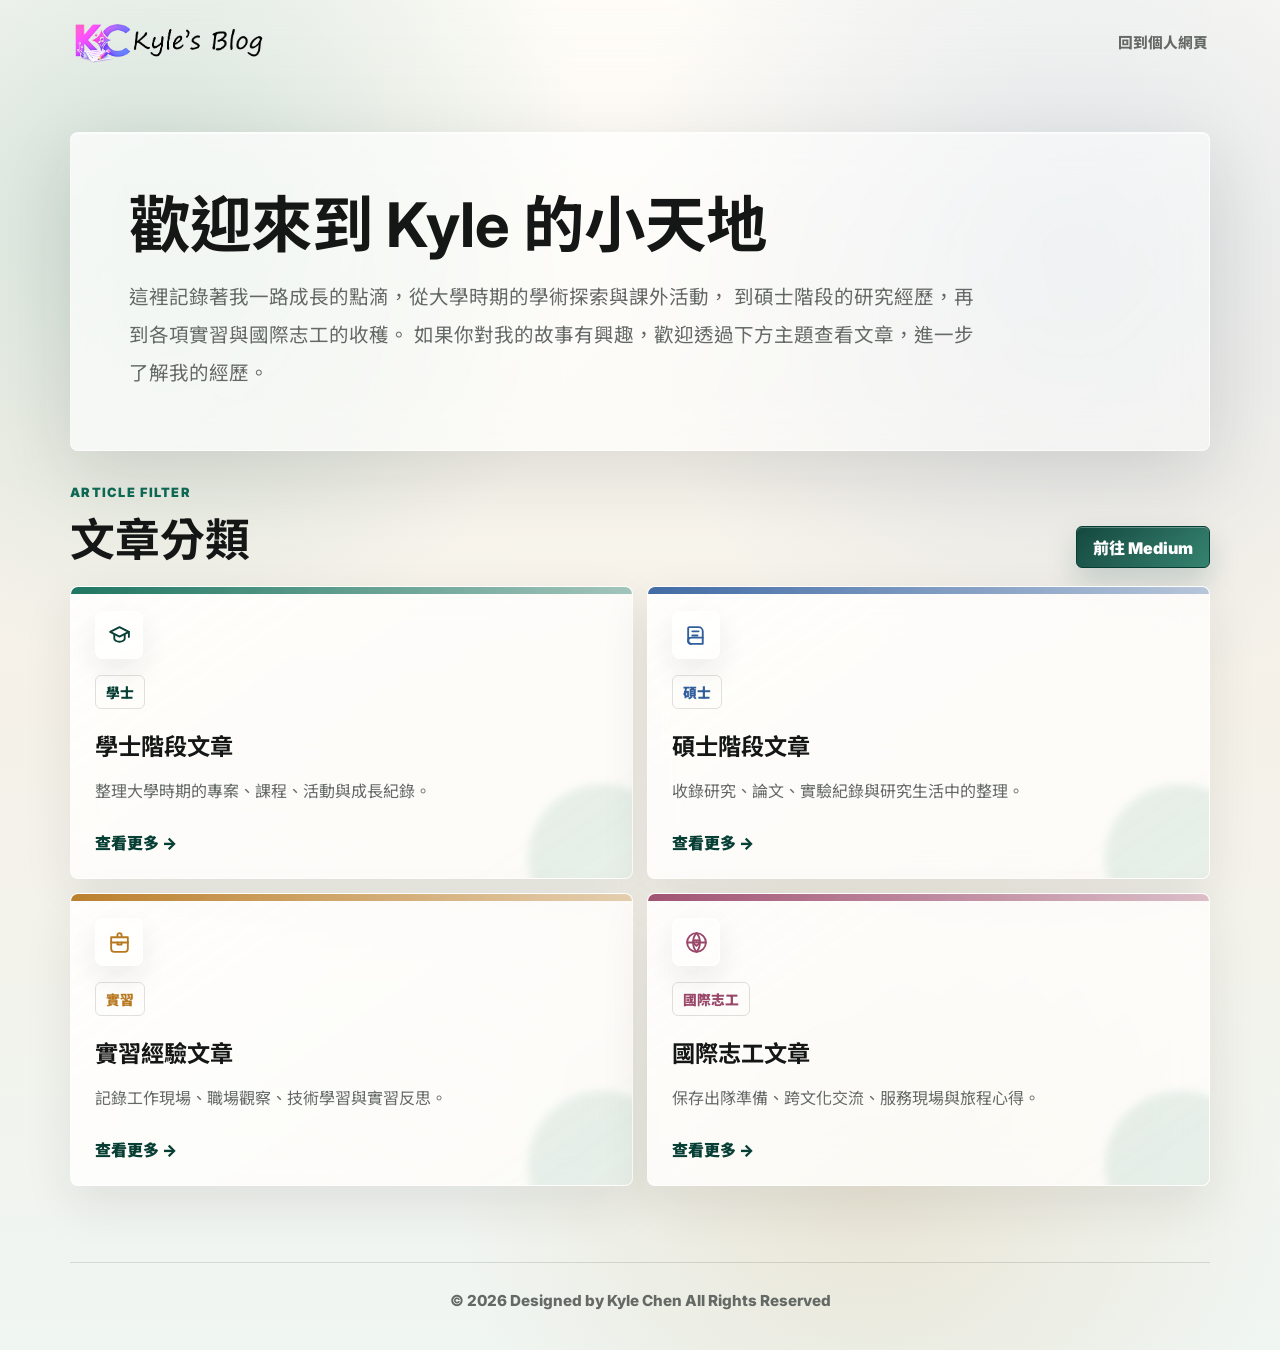
<file: index.html>
﻿<!doctype html>
<html lang="zh-Hant">
<head>
  <meta charset="UTF-8" />
  <meta name="viewport" content="width=device-width, initial-scale=1.0" />
  <meta name="description" content="Kyle Chen 的 Medium 文章索引，依學士、碩士、實習與國際志工分類整理。" />
  <title>首頁 | Kyle's Blog</title>
  <link rel="icon" type="image/png" href="Reference/KC.png" />
  <link rel="apple-touch-icon" href="Reference/KC.png" />
  <link rel="preconnect" href="https://fonts.googleapis.com" />
  <link rel="preconnect" href="https://fonts.gstatic.com" crossorigin />
  <link href="https://fonts.googleapis.com/css2?family=Inter:wght@500;600;700;800&family=Noto+Sans+TC:wght@400;500;700;800;900&display=swap" rel="stylesheet" />
  <link rel="stylesheet" href="styles.css" />
</head>
<body>
  <header class="site-header">
    <a class="brand-link" href="./" aria-label="回到文章索引首頁">
      <img src="Reference/KB-01.png" alt="Kyle 部落格" />
    </a>

    <nav class="site-nav" aria-label="網站導覽">
      <a href="https://www.kylechen.top/">回到個人網頁</a>
    </nav>
  </header>

  <main>
    <section class="hero" aria-labelledby="page-title">
      <div class="hero__text">
        <h1 id="page-title">歡迎來到 Kyle 的小天地</h1>
        <p>
          這裡記錄著我一路成長的點滴，從大學時期的學術探索與課外活動，
          到碩士階段的研究經歷，再到各項實習與國際志工的收穫。
          如果你對我的故事有興趣，歡迎透過下方主題查看文章，進一步了解我的經歷。
        </p>
      </div>
    </section>

    <section class="archive" id="articles" aria-labelledby="articles-title">
      <div class="archive-heading">
        <div>
          <p class="eyebrow">Article Filter</p>
          <h2 id="articles-title">文章分類</h2>
        </div>
        <a class="medium-link" href="https://medium.com/@kylechen357" target="_blank" rel="noreferrer">前往 Medium</a>
      </div>

      <div class="article-board">
        <a class="article-card theme-bachelor" data-theme="bachelor" href="updating/">
          <span class="article-card__icon" aria-hidden="true">
            <svg viewBox="0 0 24 24" role="img">
              <path d="M3 8.5 12 4l9 4.5-9 4.5L3 8.5Z" />
              <path d="M7 11v4.2c0 1.2 2.2 2.8 5 2.8s5-1.6 5-2.8V11" />
              <path d="M21 8.5v5" />
            </svg>
          </span>
          <span class="article-card__theme">學士</span>
          <h3>學士階段文章</h3>
          <p>整理大學時期的專案、課程、活動與成長紀錄。</p>
          <span class="article-card__action">查看更多</span>
        </a>

        <a class="article-card theme-master" data-theme="master" href="updating/">
          <span class="article-card__icon" aria-hidden="true">
            <svg viewBox="0 0 24 24" role="img">
              <path d="M5 4h9a4 4 0 0 1 4 4v12H7a3 3 0 0 1-3-3V5a1 1 0 0 1 1-1Z" />
              <path d="M8 8h6" />
              <path d="M8 12h5" />
              <path d="M7 20a3 3 0 0 1 0-6h11" />
            </svg>
          </span>
          <span class="article-card__theme">碩士</span>
          <h3>碩士階段文章</h3>
          <p>收錄研究、論文、實驗紀錄與研究生活中的整理。</p>
          <span class="article-card__action">查看更多</span>
        </a>

        <a class="article-card theme-internship" data-theme="internship" href="updating/">
          <span class="article-card__icon" aria-hidden="true">
            <svg viewBox="0 0 24 24" role="img">
              <path d="M10 6V5a2 2 0 0 1 2-2h0a2 2 0 0 1 2 2v1" />
              <path d="M4 7h16v11a3 3 0 0 1-3 3H7a3 3 0 0 1-3-3V7Z" />
              <path d="M4 12h16" />
              <path d="M10 12v2h4v-2" />
            </svg>
          </span>
          <span class="article-card__theme">實習</span>
          <h3>實習經驗文章</h3>
          <p>記錄工作現場、職場觀察、技術學習與實習反思。</p>
          <span class="article-card__action">查看更多</span>
        </a>

        <a class="article-card theme-volunteer" data-theme="volunteer" href="updating/">
          <span class="article-card__icon" aria-hidden="true">
            <svg viewBox="0 0 24 24" role="img">
              <circle cx="12" cy="12" r="9" />
              <path d="M3 12h18" />
              <path d="M12 3c2.2 2.4 3.3 5.4 3.3 9S14.2 18.6 12 21" />
              <path d="M12 3c-2.2 2.4-3.3 5.4-3.3 9S9.8 18.6 12 21" />
              <path d="M12 15.2c1.8-1.1 3-2.2 3-3.6a1.7 1.7 0 0 0-3-1.1 1.7 1.7 0 0 0-3 1.1c0 1.4 1.2 2.5 3 3.6Z" />
            </svg>
          </span>
          <span class="article-card__theme">國際志工</span>
          <h3>國際志工文章</h3>
          <p>保存出隊準備、跨文化交流、服務現場與旅程心得。</p>
          <span class="article-card__action">查看更多</span>
        </a>
      </div>
    </section>
  </main>

  <footer class="site-footer">
    <p>© 2026 Designed by Kyle Chen All Rights Reserved</p>
  </footer>
</body>
</html>
</file>
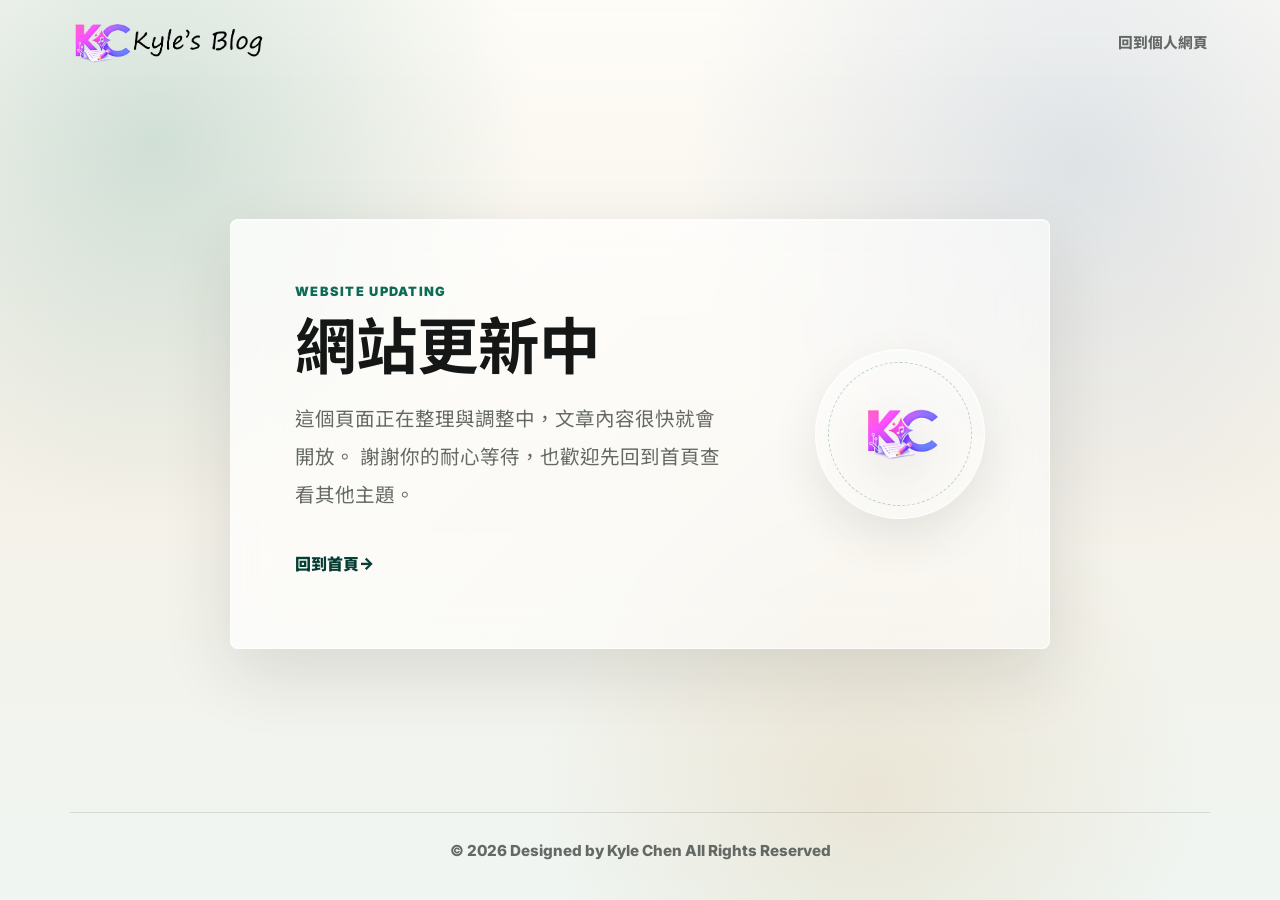
<file: updating/index.html>
<!doctype html>
<html lang="zh-Hant">
<head>
  <meta charset="UTF-8" />
  <meta name="viewport" content="width=device-width, initial-scale=1.0" />
  <meta name="description" content="Kyle's Blog 正在更新中，文章頁面即將開放。" />
  <title>網頁更新中 | Kyle's Blog</title>
  <link rel="icon" type="image/png" href="../Reference/KC.png" />
  <link rel="apple-touch-icon" href="../Reference/KC.png" />
  <link rel="preconnect" href="https://fonts.googleapis.com" />
  <link rel="preconnect" href="https://fonts.gstatic.com" crossorigin />
  <link href="https://fonts.googleapis.com/css2?family=Inter:wght@500;600;700;800&family=Noto+Sans+TC:wght@400;500;700;800;900&display=swap" rel="stylesheet" />
  <link rel="stylesheet" href="../styles.css" />
</head>
<body class="updating-page">
  <header class="site-header">
    <a class="brand-link" href="../" aria-label="回到文章索引首頁">
      <img src="../Reference/KB-01.png" alt="Kyle 部落格" />
    </a>

    <nav class="site-nav" aria-label="網站導覽">
      <a href="https://www.kylechen.top/">回到個人網頁</a>
    </nav>
  </header>

  <main class="updating-main">
    <section class="updating-panel" aria-labelledby="updating-title">
      <div class="updating-copy">
        <p class="eyebrow">Website Updating</p>
        <h1 id="updating-title">網站更新中</h1>
        <p>
          這個頁面正在整理與調整中，文章內容很快就會開放。
          謝謝你的耐心等待，也歡迎先回到首頁查看其他主題。
        </p>

        <div class="updating-actions">
          <a class="text-link" href="../">回到首頁</a>
        </div>
      </div>

      <div class="updating-orbit" aria-hidden="true">
        <img src="../Reference/KC.png" alt="" />
      </div>
    </section>
  </main>

  <footer class="site-footer">
    <p>© 2026 Designed by Kyle Chen All Rights Reserved</p>
  </footer>
</body>
</html>
</file>
<file: styles.css>
:root {
  color-scheme: light;
  --bg: #f5f1e8;
  --paper: rgba(255, 253, 248, 0.68);
  --glass: rgba(255, 255, 255, 0.5);
  --glass-strong: rgba(255, 255, 255, 0.72);
  --ink: #151716;
  --muted: #646965;
  --line: rgba(21, 23, 22, 0.13);
  --green: #0d6b55;
  --green-dark: #083f35;
  --blue: #315f9d;
  --amber: #b77820;
  --rose: #9a486a;
  --shadow: 0 24px 70px rgba(34, 37, 34, 0.12);
  font-family: Inter, "Noto Sans TC", system-ui, -apple-system, BlinkMacSystemFont, "Segoe UI", sans-serif;
}

* {
  box-sizing: border-box;
}

html {
  scroll-behavior: smooth;
}

body {
  margin: 0;
  min-height: 100vh;
  background:
    radial-gradient(circle at 12% 16%, rgba(13, 107, 85, 0.18), transparent 28%),
    radial-gradient(circle at 84% 18%, rgba(49, 95, 157, 0.14), transparent 30%),
    radial-gradient(circle at 68% 88%, rgba(183, 120, 32, 0.12), transparent 28%),
    linear-gradient(180deg, rgba(255, 253, 248, 0.94) 0%, rgba(245, 241, 232, 0.88) 52%, rgba(239, 246, 243, 0.9) 100%),
    var(--bg);
  color: var(--ink);
}

a {
  color: inherit;
  text-decoration: none;
}

.site-header,
main,
.site-footer {
  width: min(1140px, calc(100% - 36px));
  margin: 0 auto;
}

.site-header {
  position: sticky;
  top: 0;
  z-index: 10;
  display: flex;
  align-items: center;
  justify-content: space-between;
  gap: 22px;
  padding: 18px 0 12px;
  backdrop-filter: blur(18px);
}

.brand-link {
  display: inline-flex;
  min-width: 0;
}

.brand-link img {
  display: block;
  width: clamp(130px, 16vw, 196px);
  height: auto;
}

.site-nav {
  display: flex;
  align-items: center;
  gap: 10px;
}

.site-nav a {
  position: relative;
  display: inline-flex;
  align-items: center;
  min-height: 32px;
  padding: 0 2px;
  color: var(--muted);
  font-size: 0.92rem;
  font-weight: 800;
  white-space: nowrap;
}

.site-nav a::after {
  content: "";
  position: absolute;
  left: 0;
  right: 0;
  bottom: 2px;
  height: 2px;
  background: var(--green);
  transform: scaleX(0);
  transform-origin: left;
  transition: transform 160ms ease;
}

.site-nav a:hover,
.site-nav a:focus-visible {
  color: var(--green-dark);
}

.site-nav a:hover::after,
.site-nav a:focus-visible::after {
  transform: scaleX(1);
}

main {
  padding: 38px 0 76px;
}

.hero {
  width: 100%;
  min-height: 0;
  margin-top: 18px;
  padding: clamp(34px, 6vw, 58px);
  border: 1px solid rgba(255, 255, 255, 0.6);
  border-radius: 8px;
  background:
    linear-gradient(135deg, rgba(255, 255, 255, 0.66), rgba(255, 255, 255, 0.28)),
    rgba(255, 255, 255, 0.26);
  box-shadow: var(--shadow), inset 0 1px 0 rgba(255, 255, 255, 0.76);
  backdrop-filter: blur(22px) saturate(1.25);
}

.eyebrow {
  margin: 0 0 14px;
  color: var(--green);
  font-size: 0.8rem;
  font-weight: 900;
  letter-spacing: 0.1em;
  text-transform: uppercase;
}

h1,
h2,
h3,
p {
  margin-top: 0;
}

h1 {
  max-width: 980px;
  margin-bottom: 18px;
  font-size: clamp(2.35rem, 4.8vw, 4.4rem);
  line-height: 1.12;
  letter-spacing: 0;
}

.hero__text p {
  max-width: 860px;
  margin-bottom: 0;
  color: var(--muted);
  font-size: clamp(1.06rem, 1.55vw, 1.22rem);
  line-height: 1.95;
}

.archive {
  padding-top: 34px;
}

.archive-heading {
  display: flex;
  align-items: end;
  justify-content: space-between;
  gap: 24px;
  margin-bottom: 18px;
}

.archive-heading h2 {
  margin-bottom: 0;
  font-size: clamp(2rem, 3.5vw, 3rem);
  line-height: 1.2;
}

.medium-link {
  display: inline-flex;
  align-items: center;
  justify-content: center;
  min-height: 42px;
  padding: 0 16px;
  border: 1px solid var(--green-dark);
  border-radius: 6px;
  background: linear-gradient(135deg, rgba(8, 63, 53, 0.94), rgba(13, 107, 85, 0.82));
  color: #fff;
  box-shadow: 0 14px 30px rgba(8, 63, 53, 0.18), inset 0 1px 0 rgba(255, 255, 255, 0.3);
  font-weight: 900;
  white-space: nowrap;
}

.medium-link:hover,
.medium-link:focus-visible {
  background: var(--green);
  border-color: var(--green);
}

.article-board {
  display: grid;
  grid-template-columns: repeat(2, minmax(0, 1fr));
  gap: 14px;
}

.article-card {
  position: relative;
  display: flex;
  flex-direction: column;
  min-height: 245px;
  padding: 24px;
  overflow: hidden;
  border: 1px solid rgba(255, 255, 255, 0.58);
  border-radius: 8px;
  background:
    linear-gradient(145deg, rgba(255, 255, 255, 0.72), rgba(255, 255, 255, 0.32)),
    var(--paper);
  box-shadow: 0 18px 50px rgba(34, 37, 34, 0.09), inset 0 1px 0 rgba(255, 255, 255, 0.78);
  backdrop-filter: blur(20px) saturate(1.2);
  transition: transform 170ms ease, box-shadow 170ms ease, border-color 170ms ease;
}

.article-card::before {
  content: "";
  position: absolute;
  inset: 0 0 auto 0;
  height: 7px;
  background: linear-gradient(90deg, rgba(13, 107, 85, 0.92), rgba(13, 107, 85, 0.38));
}

.article-card:hover,
.article-card:focus-visible {
  transform: translateY(-5px);
  border-color: rgba(13, 107, 85, 0.34);
  box-shadow: 0 28px 70px rgba(34, 37, 34, 0.14);
}

.article-card::after {
  content: "";
  position: absolute;
  right: -46px;
  bottom: -56px;
  width: 150px;
  height: 150px;
  border-radius: 50%;
  background: rgba(13, 107, 85, 0.09);
  filter: blur(4px);
  pointer-events: none;
}

.theme-master::before {
  background: linear-gradient(90deg, rgba(49, 95, 157, 0.92), rgba(49, 95, 157, 0.34));
}

.theme-internship::before {
  background: linear-gradient(90deg, rgba(183, 120, 32, 0.94), rgba(183, 120, 32, 0.34));
}

.theme-volunteer::before {
  background: linear-gradient(90deg, rgba(154, 72, 106, 0.94), rgba(154, 72, 106, 0.34));
}

.article-card__theme {
  position: relative;
  z-index: 1;
  width: fit-content;
  margin-bottom: 22px;
  padding: 6px 10px;
  border: 1px solid var(--line);
  border-radius: 6px;
  color: var(--green-dark);
  font-size: 0.86rem;
  font-weight: 900;
}

.article-card__icon {
  position: relative;
  z-index: 1;
  display: inline-flex;
  align-items: center;
  justify-content: center;
  width: 48px;
  height: 48px;
  margin-bottom: 16px;
  border: 1px solid rgba(255, 255, 255, 0.68);
  border-radius: 8px;
  background: rgba(255, 255, 255, 0.42);
  color: var(--green-dark);
  box-shadow: inset 0 1px 0 rgba(255, 255, 255, 0.74), 0 12px 28px rgba(34, 37, 34, 0.08);
}

.article-card__icon svg {
  width: 25px;
  height: 25px;
  fill: none;
  stroke: currentColor;
  stroke-width: 1.8;
  stroke-linecap: round;
  stroke-linejoin: round;
}

.theme-master .article-card__theme {
  color: var(--blue);
}

.theme-master .article-card__icon {
  color: var(--blue);
}

.theme-internship .article-card__theme {
  color: var(--amber);
}

.theme-internship .article-card__icon {
  color: var(--amber);
}

.theme-volunteer .article-card__theme {
  color: var(--rose);
}

.theme-volunteer .article-card__icon {
  color: var(--rose);
}

.article-card h3 {
  position: relative;
  z-index: 1;
  margin-bottom: 14px;
  font-size: 1.45rem;
  line-height: 1.38;
}

.article-card p {
  position: relative;
  z-index: 1;
  margin-bottom: 24px;
  color: var(--muted);
  line-height: 1.82;
}

.article-card__action {
  position: relative;
  z-index: 1;
  margin-top: auto;
  color: var(--green-dark);
  font-weight: 900;
}

.article-card__action::after {
  content: " →";
}

.site-footer {
  text-align: center;
  padding: 28px 0 40px;
  border-top: 1px solid var(--line);
  color: var(--muted);
  font-size: 0.95rem;
  font-weight: 800;
}

.site-footer p {
  margin-bottom: 0;
}

.updating-page {
  display: flex;
  min-height: 100vh;
  flex-direction: column;
}

.updating-main {
  display: grid;
  flex: 1;
  place-items: center;
  padding: 56px 0 76px;
}

.updating-panel {
  position: relative;
  display: grid;
  grid-template-columns: minmax(0, 1fr) clamp(130px, 20vw, 190px);
  gap: clamp(28px, 6vw, 70px);
  align-items: center;
  width: min(820px, 100%);
  overflow: hidden;
  padding: clamp(34px, 6vw, 64px);
  border: 1px solid rgba(255, 255, 255, 0.62);
  border-radius: 8px;
  background:
    linear-gradient(135deg, rgba(255, 255, 255, 0.72), rgba(255, 255, 255, 0.3)),
    rgba(255, 255, 255, 0.26);
  box-shadow: var(--shadow), inset 0 1px 0 rgba(255, 255, 255, 0.78);
  backdrop-filter: blur(22px) saturate(1.25);
}

.updating-panel h1 {
  max-width: 560px;
  margin-bottom: 18px;
}

.updating-copy {
  min-width: 0;
  position: relative;
  z-index: 1;
}

.updating-copy > p:not(.eyebrow) {
  max-width: 600px;
  margin-bottom: 28px;
  color: var(--muted);
  font-size: clamp(1.06rem, 1.55vw, 1.22rem);
  line-height: 1.95;
}

.updating-orbit {
  position: relative;
  justify-self: end;
  display: grid;
  width: clamp(96px, 18vw, 170px);
  aspect-ratio: 1;
  place-items: center;
  border: 1px solid rgba(255, 255, 255, 0.66);
  border-radius: 50%;
  background: rgba(255, 255, 255, 0.32);
  box-shadow: inset 0 1px 0 rgba(255, 255, 255, 0.72), 0 18px 46px rgba(34, 37, 34, 0.1);
}

.updating-orbit::before {
  content: "";
  position: absolute;
  inset: 12px;
  border: 1px dashed rgba(13, 107, 85, 0.28);
  border-radius: 50%;
}

.updating-orbit img {
  width: 58%;
  filter: drop-shadow(0 16px 24px rgba(34, 37, 34, 0.14));
}

.updating-actions {
  position: relative;
  z-index: 1;
  display: flex;
  flex-wrap: wrap;
  gap: 14px;
}

.text-link {
  display: inline-flex;
  align-items: center;
  min-height: 42px;
  color: var(--green-dark);
  font-weight: 900;
}

.text-link::after {
  content: " →";
}

.text-link:hover,
.text-link:focus-visible {
  color: var(--green);
}

@media (max-width: 980px) {
}

@media (max-width: 700px) {
  .site-header,
  main,
  .site-footer {
    width: min(100% - 28px, 1140px);
  }

  .site-header {
    align-items: flex-start;
    gap: 12px;
  }

  .brand-link img {
    width: clamp(106px, 34vw, 140px);
  }

  .site-nav {
    flex-wrap: wrap;
    justify-content: flex-end;
    gap: 8px 14px;
  }

  .site-nav a {
    min-height: 30px;
    font-size: 0.82rem;
  }

  main {
    padding-top: 20px;
  }

  h1 {
    font-size: clamp(2.15rem, 10vw, 3.3rem);
  }

  .archive-heading {
    display: block;
  }

  .medium-link {
    margin-top: 16px;
  }

  .article-board {
    grid-template-columns: 1fr;
  }

  .article-card {
    min-height: 260px;
  }

  .article-card__theme {
    margin-bottom: 28px;
  }

  .updating-orbit {
    justify-self: start;
    margin-bottom: 24px;
  }

  .updating-panel {
    grid-template-columns: 1fr;
  }

}
</file>
